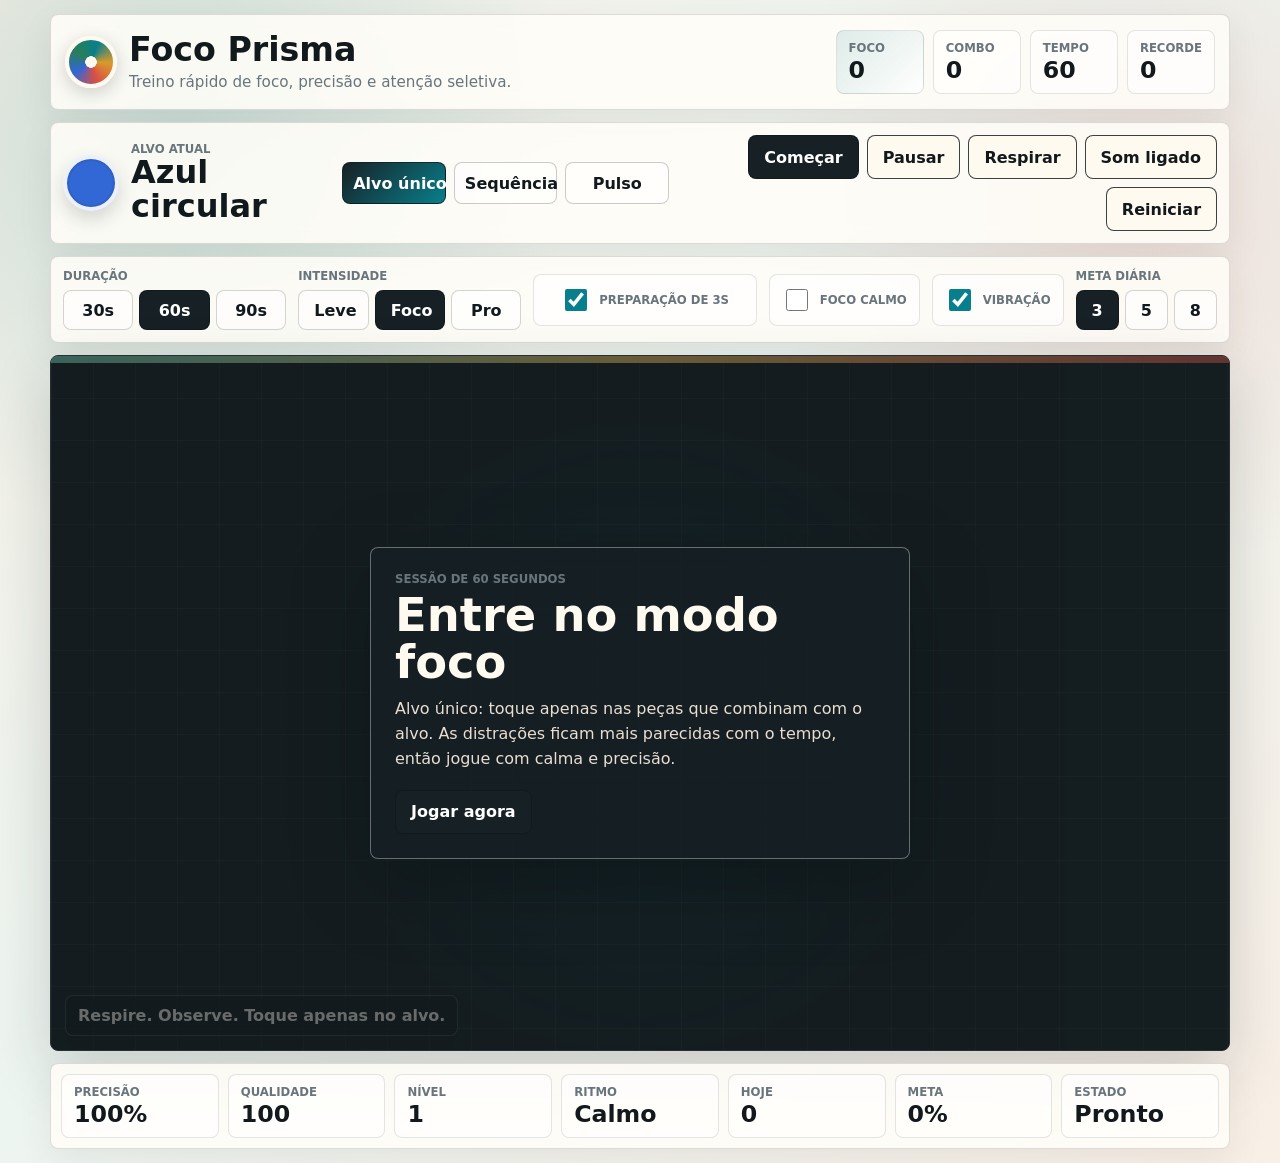
<file: index.html>
<!doctype html>
<html lang="pt">
  <head>
    <meta charset="utf-8" />
    <meta name="viewport" content="width=device-width, initial-scale=1, viewport-fit=cover" />
    <title>Foco Prisma</title>
    <link rel="stylesheet" href="./foco-prisma.css" />
  </head>
  <body>
    <main class="app" aria-label="Jogo Foco Prisma">
      <section class="topbar" aria-label="Painel principal">
        <div class="brand">
          <span class="mark" aria-hidden="true"></span>
          <div>
            <h1>Foco Prisma</h1>
            <p>Treino rápido de foco, precisão e atenção seletiva.</p>
          </div>
        </div>

        <div class="meters" aria-label="Indicadores do jogo">
          <div class="meter score">
            <span>Foco</span>
            <strong id="score">0</strong>
          </div>
          <div class="meter">
            <span>Combo</span>
            <strong id="streak">0</strong>
          </div>
          <div class="meter">
            <span>Tempo</span>
            <strong id="time">60</strong>
          </div>
          <div class="meter">
            <span>Recorde</span>
            <strong id="best">0</strong>
          </div>
        </div>
      </section>

      <section class="mission" aria-label="Missao atual">
        <div class="target-card">
          <span class="target-label">Alvo atual</span>
          <div class="target-symbol" id="targetSymbol" aria-hidden="true"></div>
          <strong id="targetText">Azul circular</strong>
        </div>

        <div class="mode-tabs" aria-label="Tipos de treino">
          <button class="mode-btn active" type="button" data-mode="selective" aria-pressed="true">Alvo único</button>
          <button class="mode-btn" type="button" data-mode="sequence" aria-pressed="false">Sequência</button>
          <button class="mode-btn" type="button" data-mode="pulse" aria-pressed="false">Pulso</button>
        </div>

        <div class="controls" aria-label="Controlos">
          <button id="startBtn" class="primary" type="button">Começar</button>
          <button id="pauseBtn" type="button" aria-pressed="false">Pausar</button>
          <button id="breathBtn" type="button">Respirar</button>
          <button id="soundBtn" type="button" aria-pressed="true">Som ligado</button>
          <button id="resetBtn" type="button">Reiniciar</button>
        </div>
      </section>

      <section class="settings" aria-label="Configuracoes do treino">
        <div class="setting-group">
          <span>Duração</span>
          <div class="segmented" aria-label="Escolher tempo">
            <button class="setting-btn" type="button" data-duration="30" aria-pressed="false">30s</button>
            <button class="setting-btn active" type="button" data-duration="60" aria-pressed="true">60s</button>
            <button class="setting-btn" type="button" data-duration="90" aria-pressed="false">90s</button>
          </div>
        </div>

        <div class="setting-group">
          <span>Intensidade</span>
          <div class="segmented" aria-label="Escolher intensidade">
            <button class="setting-btn" type="button" data-intensity="gentle" aria-pressed="false">Leve</button>
            <button class="setting-btn active" type="button" data-intensity="normal" aria-pressed="true">Foco</button>
            <button class="setting-btn" type="button" data-intensity="pro" aria-pressed="false">Pro</button>
          </div>
        </div>

        <label class="switch">
          <input id="prepToggle" type="checkbox" checked />
          <span>Preparação de 3s</span>
        </label>

        <label class="switch">
          <input id="calmToggle" type="checkbox" />
          <span>Foco calmo</span>
        </label>

        <label class="switch">
          <input id="hapticToggle" type="checkbox" checked />
          <span>Vibração</span>
        </label>

        <div class="setting-group">
          <span>Meta diária</span>
          <div class="segmented" aria-label="Escolher meta diária">
            <button class="setting-btn active" type="button" data-goal="3" aria-pressed="true">3</button>
            <button class="setting-btn" type="button" data-goal="5" aria-pressed="false">5</button>
            <button class="setting-btn" type="button" data-goal="8" aria-pressed="false">8</button>
          </div>
        </div>
      </section>

      <section class="stage-wrap" aria-label="Area de treino">
        <div class="timebar" aria-hidden="true"><span id="timebarFill"></span></div>
        <canvas id="game" width="1120" height="660">
          Jogo interativo de treino de foco. Toque nas peças que correspondem ao alvo indicado.
        </canvas>
        <div class="feedback" id="feedback" aria-live="polite">Respire. Observe. Toque apenas no alvo.</div>

        <div class="overlay show" id="overlay">
          <div class="overlay-panel">
            <span class="eyebrow">sessão de 60 segundos</span>
            <h2>Entre no modo foco</h2>
            <p id="modeDescription">Alvo único: toque apenas nas peças que combinam com o alvo. As distrações ficam mais parecidas com o tempo, então jogue com calma e precisão.</p>
            <button id="overlayStart" class="primary" type="button">Jogar agora</button>
          </div>
        </div>
      </section>

      <section class="summary" aria-label="Resumo de desempenho">
        <div>
          <span>Precisão</span>
          <strong id="accuracy">100%</strong>
        </div>
        <div>
          <span>Qualidade</span>
          <strong id="quality">100</strong>
        </div>
        <div>
          <span>Nível</span>
          <strong id="level">1</strong>
        </div>
        <div>
          <span>Ritmo</span>
          <strong id="tempo">Calmo</strong>
        </div>
        <div>
          <span>Hoje</span>
          <strong id="today">0</strong>
        </div>
        <div>
          <span>Meta</span>
          <strong id="goal">0%</strong>
        </div>
        <div>
          <span>Estado</span>
          <strong id="state">Pronto</strong>
        </div>
      </section>
    </main>

    <script src="./foco-prisma.js"></script>
  </body>
</html>
</file>
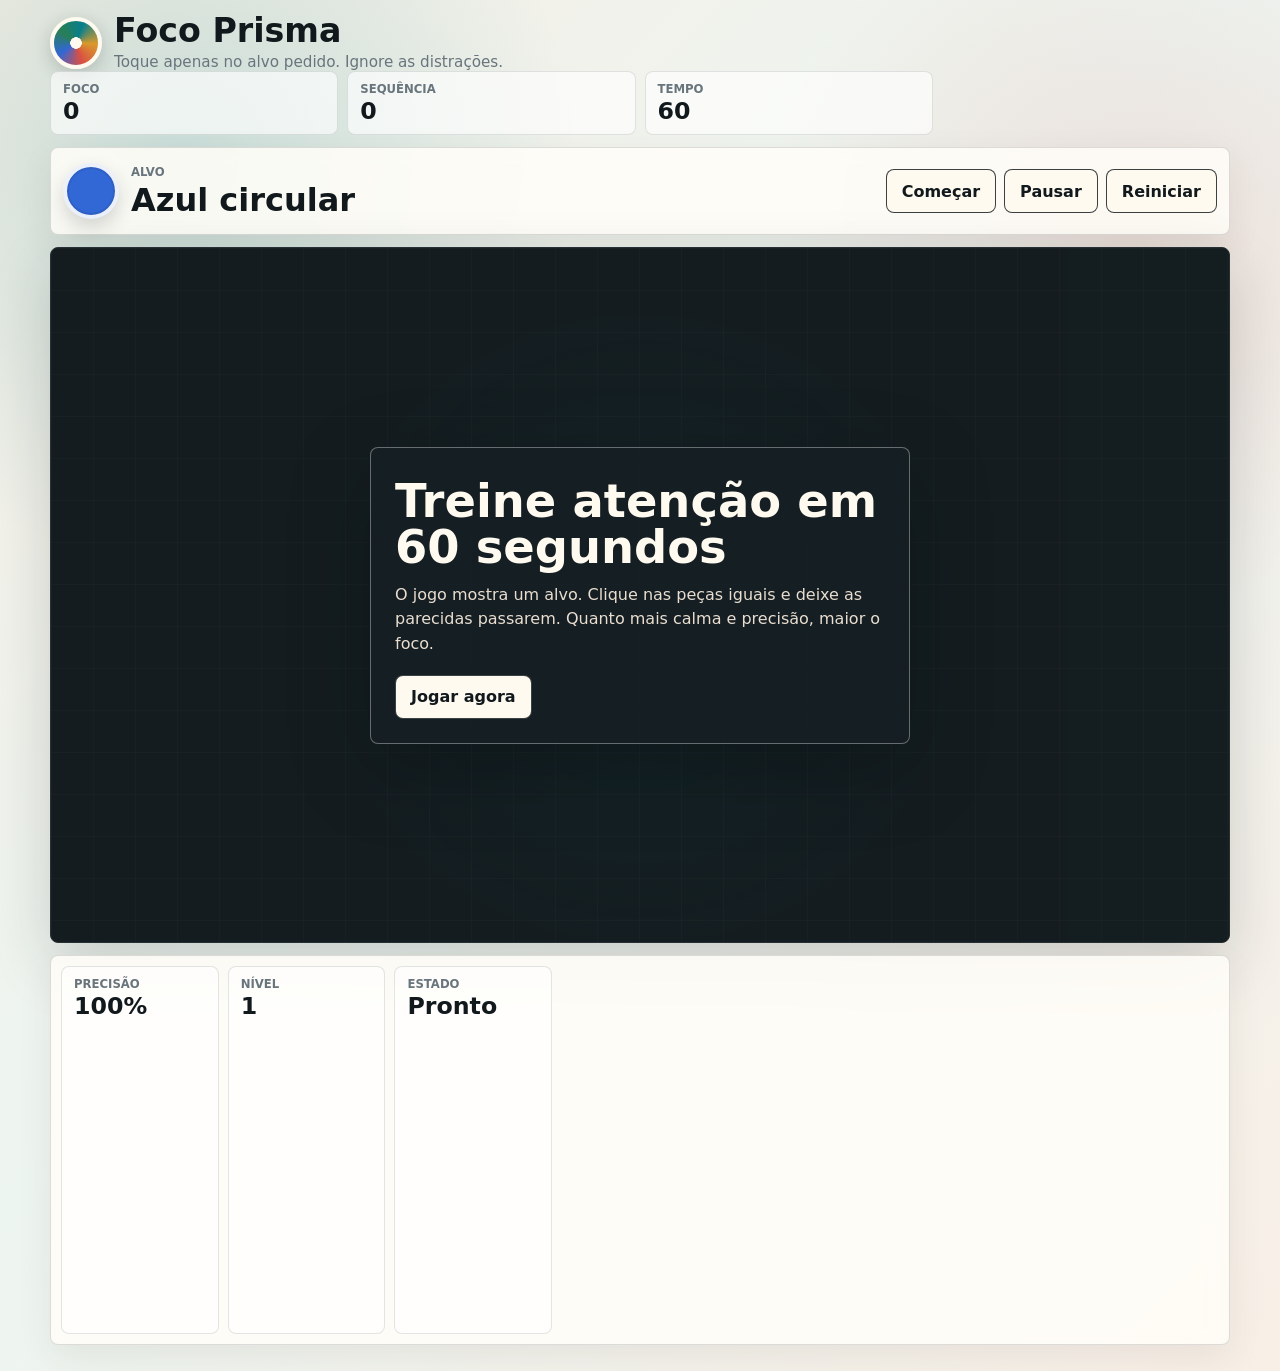
<file: foco-prisma.html>
<!doctype html>
<html lang="pt">
  <head>
    <meta charset="utf-8" />
    <meta name="viewport" content="width=device-width, initial-scale=1" />
    <title>Foco Prisma</title>
    <link rel="stylesheet" href="./foco-prisma.css" />
  </head>
  <body>
    <main class="app" aria-label="Jogo Foco Prisma">
      <section class="hud" aria-label="Painel do jogo">
        <div class="brand">
          <span class="mark" aria-hidden="true"></span>
          <div>
            <h1>Foco Prisma</h1>
            <p>Toque apenas no alvo pedido. Ignore as distrações.</p>
          </div>
        </div>

        <div class="meters" aria-label="Indicadores">
          <div class="meter">
            <span>Foco</span>
            <strong id="score">0</strong>
          </div>
          <div class="meter">
            <span>Sequência</span>
            <strong id="streak">0</strong>
          </div>
          <div class="meter">
            <span>Tempo</span>
            <strong id="time">60</strong>
          </div>
        </div>
      </section>

      <section class="mission" aria-label="Missão atual">
        <div class="target-card">
          <span class="target-label">Alvo</span>
          <div class="target-symbol" id="targetSymbol" aria-hidden="true"></div>
          <strong id="targetText">Azul circular</strong>
        </div>
        <div class="controls">
          <button id="startBtn" type="button">Começar</button>
          <button id="pauseBtn" type="button" aria-pressed="false">Pausar</button>
          <button id="resetBtn" type="button">Reiniciar</button>
        </div>
      </section>

      <section class="stage-wrap" aria-label="Área de treino">
        <canvas id="game" width="1120" height="660"></canvas>
        <div class="overlay show" id="overlay">
          <div class="overlay-panel">
            <h2>Treine atenção em 60 segundos</h2>
            <p>O jogo mostra um alvo. Clique nas peças iguais e deixe as parecidas passarem. Quanto mais calma e precisão, maior o foco.</p>
            <button id="overlayStart" type="button">Jogar agora</button>
          </div>
        </div>
      </section>

      <section class="summary" aria-label="Resumo de desempenho">
        <div>
          <span>Precisão</span>
          <strong id="accuracy">100%</strong>
        </div>
        <div>
          <span>Nível</span>
          <strong id="level">1</strong>
        </div>
        <div>
          <span>Estado</span>
          <strong id="state">Pronto</strong>
        </div>
      </section>
    </main>

    <script src="./foco-prisma.js"></script>
  </body>
</html>
</file>
<file: foco-prisma.css>
:root {
  color-scheme: light;
  --ink: #11191d;
  --muted: #68757c;
  --paper: #f5efe4;
  --panel: rgba(255, 253, 247, 0.88);
  --line: rgba(43, 54, 58, 0.16);
  --teal: #087f8c;
  --red: #d94f45;
  --amber: #d99a2b;
  --blue: #3267d6;
  --green: #287f55;
  --dark: #172125;
  --shadow: 0 22px 60px rgba(29, 33, 31, 0.18);
}

* {
  box-sizing: border-box;
}

body {
  margin: 0;
  min-height: 100vh;
  color: var(--ink);
  font-family: Inter, ui-sans-serif, system-ui, -apple-system, BlinkMacSystemFont, "Segoe UI", sans-serif;
  background:
    radial-gradient(circle at 14% 12%, rgba(8, 127, 140, 0.18), transparent 25rem),
    radial-gradient(circle at 88% 18%, rgba(217, 79, 69, 0.13), transparent 23rem),
    linear-gradient(135deg, #f5efe4 0%, #edf5f1 46%, #f8efe6 100%);
  -webkit-tap-highlight-color: transparent;
}

button {
  min-height: 44px;
  border: 1px solid rgba(17, 25, 29, 0.82);
  border-radius: 8px;
  padding: 0 15px;
  color: var(--ink);
  background: #fffaf0;
  font: inherit;
  font-weight: 800;
  cursor: pointer;
  white-space: nowrap;
  transition: transform 140ms ease, box-shadow 140ms ease, background 140ms ease;
}

button:hover {
  transform: translateY(-1px);
  box-shadow: 0 10px 22px rgba(23, 32, 36, 0.17);
}

button:active {
  transform: translateY(0) scale(0.99);
}

.primary {
  color: #fff;
  background: #172125;
}

.app {
  width: min(1180px, calc(100vw - 28px));
  min-height: 100vh;
  margin: 0 auto;
  padding: max(14px, env(safe-area-inset-top)) 0 max(14px, env(safe-area-inset-bottom));
  display: grid;
  grid-template-rows: auto auto auto minmax(390px, 1fr) auto;
  gap: 12px;
}

.topbar,
.mission,
.settings,
.summary {
  background: var(--panel);
  border: 1px solid var(--line);
  border-radius: 8px;
  box-shadow: 0 12px 34px rgba(63, 52, 37, 0.08);
  backdrop-filter: blur(10px);
}

.topbar {
  min-height: 96px;
  padding: 14px;
  display: flex;
  align-items: center;
  justify-content: space-between;
  gap: 18px;
}

.brand {
  display: flex;
  align-items: center;
  gap: 12px;
  min-width: 228px;
}

.mark {
  width: 52px;
  height: 52px;
  flex: 0 0 auto;
  border-radius: 50%;
  background:
    radial-gradient(circle at 50% 50%, #fffaf0 0 18%, transparent 19%),
    conic-gradient(from 20deg, var(--teal), var(--amber), var(--red), var(--blue), var(--green), var(--teal));
  border: 4px solid #fffaf0;
  box-shadow: 0 5px 18px rgba(23, 32, 36, 0.2);
}

h1,
h2,
p {
  margin: 0;
}

h1 {
  font-size: clamp(1.35rem, 2.6vw, 2.2rem);
  line-height: 1;
}

.brand p {
  margin-top: 6px;
  color: var(--muted);
  font-size: 0.95rem;
}

.meters {
  display: grid;
  grid-template-columns: repeat(4, minmax(82px, 1fr));
  gap: 9px;
}

.summary {
  display: grid;
  grid-template-columns: repeat(7, minmax(82px, 1fr));
  gap: 9px;
}

.meter,
.summary div {
  min-height: 64px;
  padding: 10px 12px;
  border: 1px solid rgba(43, 54, 58, 0.13);
  border-radius: 8px;
  background: rgba(255, 255, 255, 0.64);
}

.meter.score {
  background: linear-gradient(135deg, rgba(8, 127, 140, 0.13), rgba(255, 255, 255, 0.8));
}

.meter span,
.summary span,
.target-label,
.eyebrow {
  display: block;
  color: var(--muted);
  font-size: 0.73rem;
  font-weight: 900;
  letter-spacing: 0;
  text-transform: uppercase;
}

.meter strong,
.summary strong {
  display: block;
  margin-top: 4px;
  font-size: 1.48rem;
  line-height: 1;
}

.mission {
  min-height: 88px;
  padding: 12px;
  display: flex;
  align-items: center;
  justify-content: space-between;
  gap: 14px;
}

.target-card {
  display: grid;
  grid-template-columns: auto 1fr;
  grid-template-rows: auto auto;
  column-gap: 12px;
  align-items: center;
  min-width: 230px;
}

.mode-tabs {
  display: grid;
  grid-template-columns: repeat(3, minmax(92px, 1fr));
  gap: 8px;
  flex: 1 1 360px;
  max-width: 470px;
}

.mode-btn {
  min-height: 42px;
  padding: 0 10px;
  border-color: rgba(17, 25, 29, 0.22);
  color: var(--ink);
  background: rgba(255, 255, 255, 0.58);
}

.mode-btn.active {
  color: #fff;
  background: linear-gradient(135deg, #172125, #087f8c);
  border-color: rgba(17, 25, 29, 0.78);
}

.target-symbol {
  grid-row: 1 / 3;
  width: 56px;
  height: 56px;
  border-radius: 50%;
  background: var(--blue);
  border: 4px solid rgba(255, 255, 255, 0.9);
  box-shadow:
    inset 0 0 0 2px rgba(23, 32, 36, 0.1),
    0 8px 18px rgba(23, 32, 36, 0.17);
}

#targetText {
  font-size: clamp(1.24rem, 3vw, 2rem);
  line-height: 1.05;
}

.controls {
  display: flex;
  flex-wrap: wrap;
  justify-content: flex-end;
  gap: 8px;
}

.settings {
  min-height: 72px;
  padding: 12px;
  display: grid;
  grid-template-columns: repeat(3, minmax(190px, 1fr)) repeat(3, auto);
  align-items: center;
  gap: 12px;
}

.setting-group {
  display: grid;
  gap: 7px;
}

.setting-group > span,
.switch span {
  color: var(--muted);
  font-size: 0.73rem;
  font-weight: 900;
  letter-spacing: 0;
  text-transform: uppercase;
}

.segmented {
  display: grid;
  grid-template-columns: repeat(3, minmax(0, 1fr));
  gap: 6px;
}

.setting-btn {
  min-height: 40px;
  border-color: rgba(17, 25, 29, 0.18);
  background: rgba(255, 255, 255, 0.62);
}

.setting-btn.active {
  color: #fff;
  background: #172125;
  border-color: rgba(17, 25, 29, 0.86);
}

.switch {
  min-height: 52px;
  display: flex;
  align-items: center;
  justify-content: center;
  gap: 9px;
  padding: 8px 12px;
  border: 1px solid rgba(43, 54, 58, 0.13);
  border-radius: 8px;
  background: rgba(255, 255, 255, 0.62);
}

.switch input {
  width: 22px;
  height: 22px;
  accent-color: var(--teal);
}

.stage-wrap {
  position: relative;
  overflow: hidden;
  min-height: 390px;
  border: 1px solid #273035;
  border-radius: 8px;
  background:
    linear-gradient(rgba(255, 255, 255, 0.05) 1px, transparent 1px),
    linear-gradient(90deg, rgba(255, 255, 255, 0.05) 1px, transparent 1px),
    radial-gradient(circle at 50% 55%, rgba(8, 127, 140, 0.22), transparent 20rem),
    #172125;
  background-size: 42px 42px, 42px 42px, auto, auto;
  box-shadow: var(--shadow);
}

.stage-wrap::after {
  content: "";
  position: absolute;
  inset: 0;
  pointer-events: none;
  background: linear-gradient(90deg, transparent, rgba(255, 255, 255, 0.08), transparent);
  transform: translateX(-100%);
  animation: scan 4.8s linear infinite;
}

body.calm-effects .stage-wrap::after,
body.calm-effects .pulse {
  animation: none;
}

body.calm-effects .stage-wrap {
  background:
    linear-gradient(rgba(255, 255, 255, 0.035) 1px, transparent 1px),
    linear-gradient(90deg, rgba(255, 255, 255, 0.035) 1px, transparent 1px),
    #172125;
  background-size: 54px 54px, 54px 54px, auto;
}

@keyframes scan {
  to {
    transform: translateX(100%);
  }
}

.timebar {
  position: absolute;
  z-index: 3;
  top: 0;
  left: 0;
  right: 0;
  height: 7px;
  background: rgba(255, 255, 255, 0.12);
}

.timebar span {
  display: block;
  width: 100%;
  height: 100%;
  background: linear-gradient(90deg, #7ee6c8, #ffd166, #ef6351);
  transform-origin: left center;
  transition: transform 180ms linear;
}

canvas {
  display: block;
  width: 100%;
  height: 100%;
  min-height: 390px;
  touch-action: manipulation;
}

.feedback {
  position: absolute;
  z-index: 4;
  left: 14px;
  bottom: 14px;
  max-width: min(520px, calc(100% - 28px));
  padding: 10px 12px;
  border: 1px solid rgba(255, 255, 255, 0.18);
  border-radius: 8px;
  color: #fffaf0;
  background: rgba(17, 25, 29, 0.68);
  font-weight: 700;
  box-shadow: 0 14px 30px rgba(0, 0, 0, 0.2);
}

.overlay {
  position: absolute;
  z-index: 5;
  inset: 0;
  display: none;
  place-items: center;
  padding: 18px;
  background: rgba(19, 28, 31, 0.64);
}

.overlay.show {
  display: grid;
}

.overlay-panel {
  width: min(540px, 100%);
  padding: 24px;
  border: 1px solid rgba(255, 255, 255, 0.35);
  border-radius: 8px;
  color: #fffaf0;
  background: rgba(23, 32, 36, 0.9);
  box-shadow: 0 24px 80px rgba(0, 0, 0, 0.28);
}

.overlay-panel h2 {
  margin-top: 6px;
  font-size: clamp(1.7rem, 4vw, 2.9rem);
  line-height: 1;
}

.overlay-panel p {
  margin: 12px 0 18px;
  color: #e9ded0;
  line-height: 1.55;
}

.summary {
  min-height: 76px;
  padding: 10px;
}

.pulse {
  animation: pulse 260ms ease;
}

@keyframes pulse {
  50% {
    transform: scale(1.06);
  }
}

@media (max-width: 840px) {
  .app {
    width: min(100vw - 16px, 1180px);
    padding-top: max(8px, env(safe-area-inset-top));
    gap: 8px;
    grid-template-rows: auto auto auto 1fr auto;
  }

  .topbar,
  .mission {
    align-items: stretch;
    flex-direction: column;
  }

  .meters {
    grid-template-columns: repeat(4, minmax(0, 1fr));
  }

  .summary {
    grid-template-columns: repeat(3, minmax(0, 1fr));
  }

  .settings {
    grid-template-columns: 1fr 1fr;
  }

  .meter,
  .summary div {
    min-height: 58px;
    padding: 8px;
  }

  .meter strong,
  .summary strong {
    font-size: 1.08rem;
  }

  .controls {
    display: grid;
    grid-template-columns: repeat(3, minmax(0, 1fr));
  }

  .mode-tabs {
    max-width: none;
  }

  button {
    padding: 0 8px;
    font-size: 0.9rem;
  }

  .stage-wrap,
  canvas {
    min-height: 430px;
  }

  .feedback {
    font-size: 0.9rem;
  }
}

@media (max-width: 430px) {
  .meters,
  .summary {
    grid-template-columns: repeat(2, minmax(0, 1fr));
  }

  .mode-tabs {
    grid-template-columns: 1fr;
  }

  .settings,
  .controls {
    grid-template-columns: 1fr;
  }

  .brand p {
    font-size: 0.88rem;
  }
}
</file>
